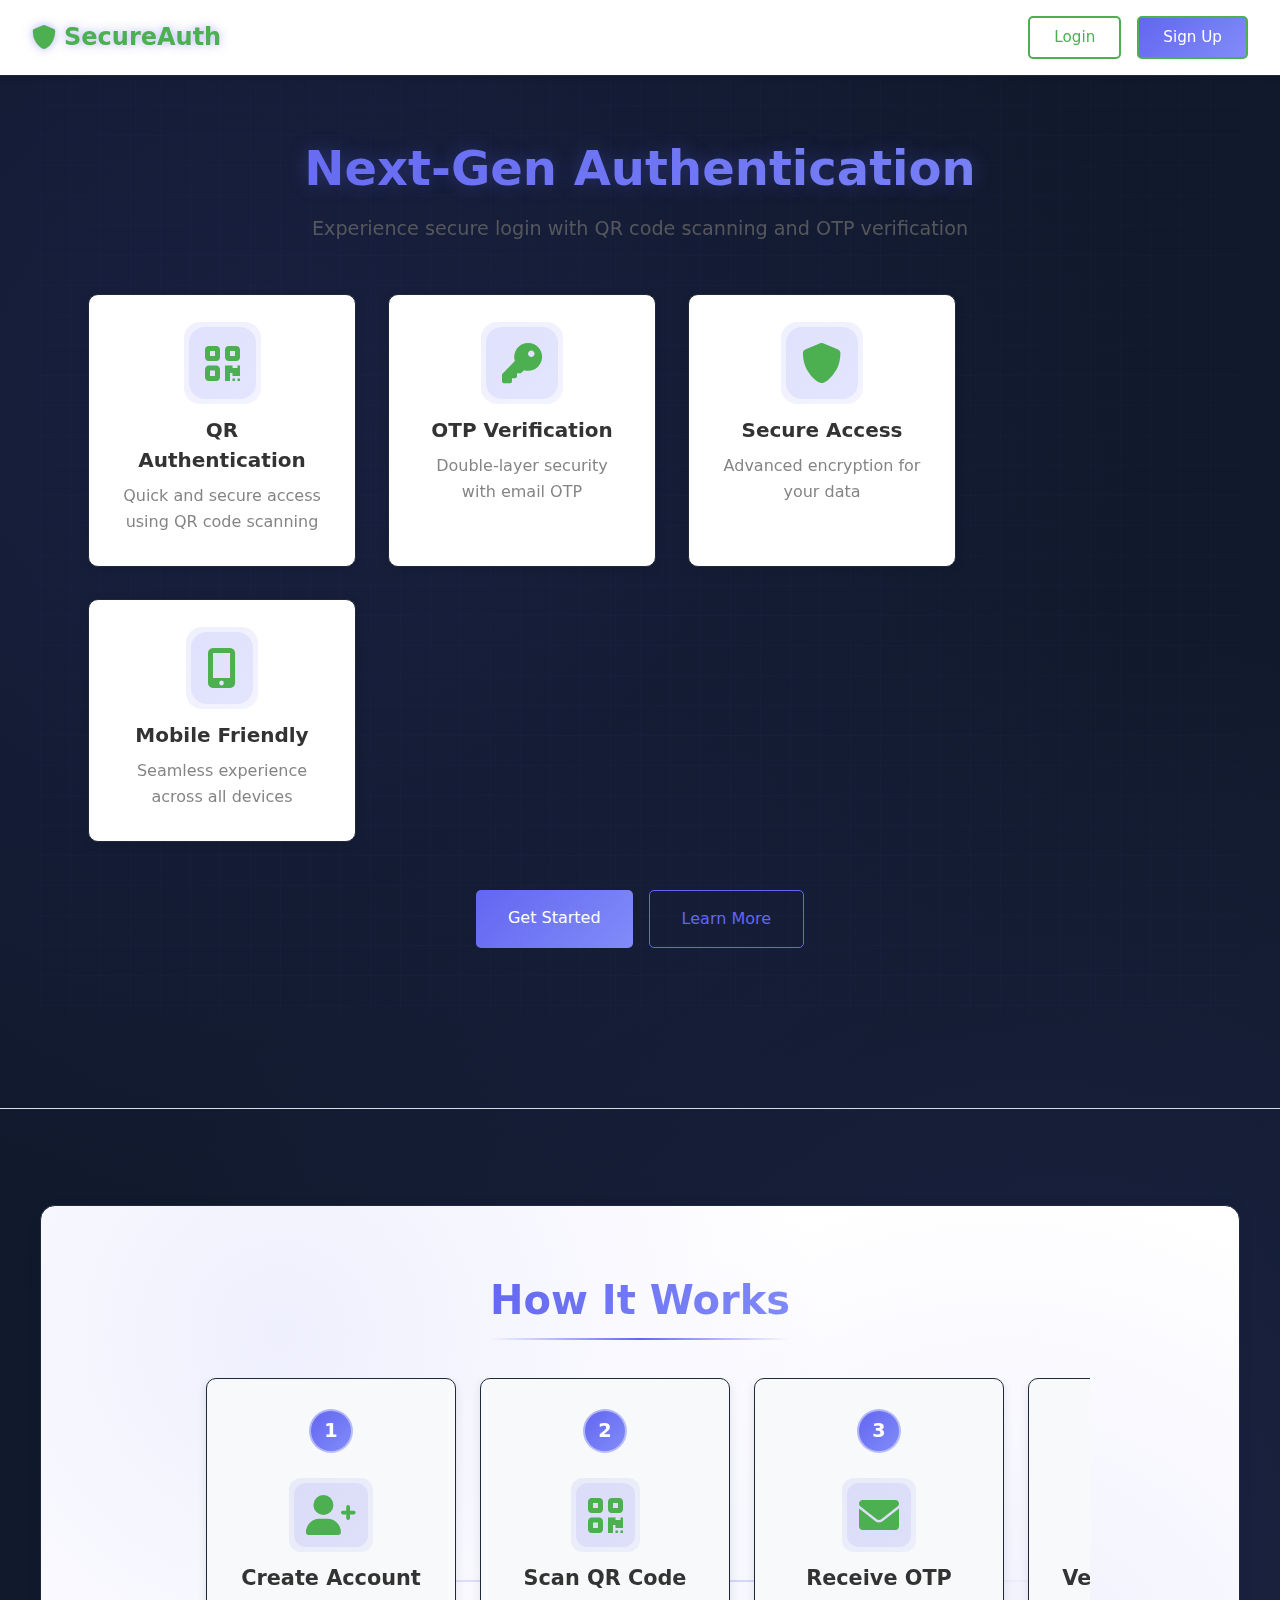
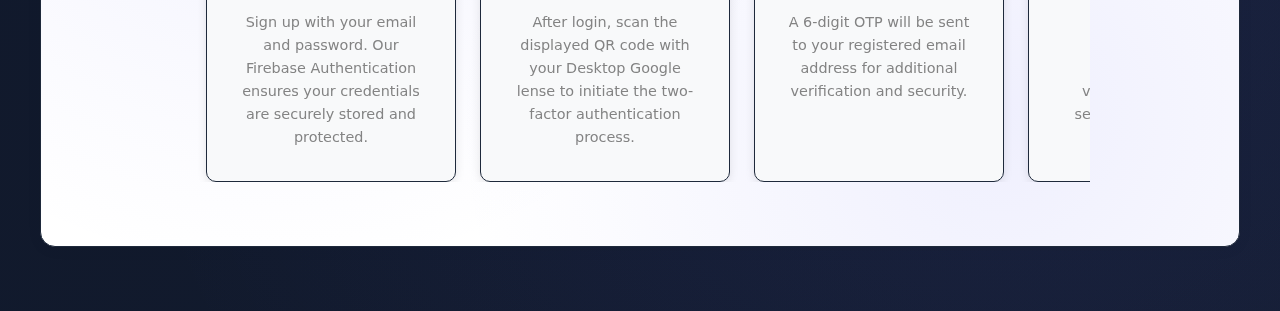
<file: index.html>
<!DOCTYPE html>
<html lang="en">
<head>
    <meta charset="UTF-8">
    <meta name="viewport" content="width=device-width, initial-scale=1.0">
    <title>Secure Authentication System</title>
    <link rel="stylesheet" href="styles.css">
    <link rel="stylesheet" href="https://cdnjs.cloudflare.com/ajax/libs/font-awesome/6.0.0/css/all.min.css">
    <style>
        .home-container {
            min-height: 100vh;
            background-color: #f5f5f5;
        }
        
        .navbar {
            display: flex;
            justify-content: space-between;
            align-items: center;
            padding: 1rem 2rem;
            background-color: white;
            box-shadow: 0 2px 4px rgba(0,0,0,0.1);
        }
        
        .logo {
            display: flex;
            align-items: center;
            gap: 0.5rem;
            font-size: 1.5rem;
            font-weight: bold;
            color: #4CAF50;
        }
        
        .nav-buttons {
            display: flex;
            gap: 1rem;
        }
        
        .nav-btn {
            padding: 0.5rem 1.5rem;
            border-radius: 5px;
            text-decoration: none;
            font-weight: 500;
            transition: all 0.3s ease;
        }
        
        .login-btn {
            background-color: transparent;
            color: #4CAF50;
            border: 2px solid #4CAF50;
        }
        
        .signup-btn {
            background-color: #4CAF50;
            color: white;
            border: 2px solid #4CAF50;
        }
        
        .login-btn:hover {
            background-color: #4CAF50;
            color: white;
        }
        
        .signup-btn:hover {
            background-color: #45a049;
        }
        
        .hero-section {
            padding: 4rem 2rem;
            text-align: center;
            max-width: 1200px;
            margin: 0 auto;
        }
        
        .hero-content h1 {
            font-size: 3rem;
            color: #333;
            margin-bottom: 1rem;
        }
        
        .hero-text {
            font-size: 1.2rem;
            color: #666;
            margin-bottom: 3rem;
        }
        
        .feature-grid {
            display: grid;
            grid-template-columns: repeat(auto-fit, minmax(250px, 1fr));
            gap: 2rem;
            margin: 3rem 0;
        }
        
        .feature-card {
            background-color: white;
            padding: 2rem;
            border-radius: 10px;
            box-shadow: 0 2px 10px rgba(0,0,0,0.1);
            transition: transform 0.3s ease;
        }
        
        .feature-card:hover {
            transform: translateY(-5px);
        }
        
        .feature-card i {
            font-size: 2.5rem;
            color: #4CAF50;
            margin-bottom: 1rem;
        }
        
        .feature-card h3 {
            color: #333;
            margin-bottom: 0.5rem;
        }
        
        .feature-card p {
            color: #666;
        }
        
        .cta-buttons {
            display: flex;
            justify-content: center;
            gap: 1rem;
            margin-top: 3rem;
        }
        
        .cta-btn {
            padding: 1rem 2rem;
            border-radius: 5px;
            text-decoration: none;
            font-weight: 500;
            transition: all 0.3s ease;
        }
        
        .primary {
            background-color: #4CAF50;
            color: white;
        }
        
        .secondary {
            background-color: transparent;
            color: #4CAF50;
            border: 2px solid #4CAF50;
        }
        
        .primary:hover {
            background-color: #45a049;
        }
        
        .secondary:hover {
            background-color: #4CAF50;
            color: white;
        }
        
        @media (max-width: 768px) {
            .hero-content h1 {
                font-size: 2rem;
            }
            
            .feature-grid {
                grid-template-columns: 1fr;
            }
            
            .cta-buttons {
                flex-direction: column;
            }
            
            .cta-btn {
                width: 100%;
                text-align: center;
            }
        }
        
        .section-divider {
            margin: 6rem 0;
            border-top: 1px solid #e0e0e0;
        }

        .how-it-works {
            padding: 4rem 2rem;
            background-color: white;
            border-radius: 15px;
            box-shadow: 0 2px 15px rgba(0,0,0,0.05);
            margin: 4rem auto;
            max-width: 1200px;
        }

        .section-title {
            text-align: center;
            margin-bottom: 3rem;
            color: #333;
            font-size: 2.5rem;
        }

        .steps-container {
            display: flex;
            justify-content: space-between;
            gap: 1.5rem;
            padding: 0 1rem;
            overflow-x: auto;
            /* Smooth scrolling on mobile */
            -webkit-overflow-scrolling: touch;
            /* Hide scrollbar but keep functionality */
            scrollbar-width: none;
            -ms-overflow-style: none;
        }

        .steps-container::-webkit-scrollbar {
            display: none;
        }

        .step-card {
            background-color: #f8f9fa;
            padding: 2rem;
            border-radius: 10px;
            box-shadow: 0 2px 10px rgba(0,0,0,0.1);
            transition: transform 0.3s ease;
            display: flex;
            flex-direction: column;
            align-items: center;
            text-align: center;
            flex: 1;
            min-width: 250px;
            max-width: 300px;
        }

        .step-card:hover {
            transform: translateY(-5px);
        }

        .step-number {
            background-color: #4CAF50;
            color: white;
            width: 40px;
            height: 40px;
            border-radius: 50%;
            display: flex;
            align-items: center;
            justify-content: center;
            font-weight: bold;
            font-size: 1.2rem;
            margin-bottom: 1rem;
        }

        .step-icon {
            font-size: 2.5rem;
            color: #4CAF50;
            margin: 1rem 0;
        }

        .step-title {
            color: #333;
            font-size: 1.3rem;
            margin-bottom: 1rem;
        }

        .step-description {
            color: #666;
            line-height: 1.6;
        }

        @media (max-width: 1200px) {
            .steps-container {
                justify-content: flex-start;
                padding-bottom: 1rem; /* Space for potential scrollbar */
            }
            
            .step-card {
                min-width: 280px;
            }
        }

        @media (max-width: 768px) {
            .how-it-works {
                margin: 2rem 1rem;
                padding: 2rem 1rem;
            }

            .section-title {
                font-size: 2rem;
            }

            .step-card {
                min-width: 260px;
            }
        }
    </style>
</head>
<body>
    <div class="home-container">
        <nav class="navbar">
            <div class="logo">
                <i class="fas fa-shield-alt"></i>
                SecureAuth
            </div>
            <div class="nav-buttons">
                <a href="login.html" class="nav-btn login-btn">Login</a>
                <a href="login.html?form=signup" class="nav-btn signup-btn">Sign Up</a>
            </div>
        </nav>

        <main class="hero-section">
            <div class="hero-content">
                <h1>Next-Gen Authentication</h1>
                <p class="hero-text">Experience secure login with QR code scanning and OTP verification</p>
                <div class="feature-grid">
                    <div class="feature-card">
                        <i class="fas fa-qrcode"></i>
                        <h3>QR Authentication</h3>
                        <p>Quick and secure access using QR code scanning</p>
                    </div>
                    <div class="feature-card">
                        <i class="fas fa-key"></i>
                        <h3>OTP Verification</h3>
                        <p>Double-layer security with email OTP</p>
                    </div>
                    <div class="feature-card">
                        <i class="fas fa-shield-alt"></i>
                        <h3>Secure Access</h3>
                        <p>Advanced encryption for your data</p>
                    </div>
                    <div class="feature-card">
                        <i class="fas fa-mobile-alt"></i>
                        <h3>Mobile Friendly</h3>
                        <p>Seamless experience across all devices</p>
                    </div>
                </div>
                <div class="cta-buttons">
                    <a href="login.html" class="cta-btn primary">Get Started</a>
                    <a href="#how-it-works" class="cta-btn secondary" onclick="scrollToSection('how-it-works')">Learn More</a>
                </div>
            </div>
        </main>

        <div class="section-divider"></div>

        <section id="how-it-works" class="how-it-works">
            <h2 class="section-title">How It Works</h2>
            <div class="steps-container">
                <div class="step-card">
                    <div class="step-number">1</div>
                    <i class="fas fa-user-plus step-icon"></i>
                    <h3 class="step-title">Create Account</h3>
                    <p class="step-description">Sign up with your email and password. Our Firebase Authentication ensures your credentials are securely stored and protected.</p>
                </div>

                <div class="step-card">
                    <div class="step-number">2</div>
                    <i class="fas fa-qrcode step-icon"></i>
                    <h3 class="step-title">Scan QR Code</h3>
                    <p class="step-description">After login, scan the displayed QR code with your Desktop Google lense to initiate the two-factor authentication process.</p>
                </div>

                <div class="step-card">
                    <div class="step-number">3</div>
                    <i class="fas fa-envelope step-icon"></i>
                    <h3 class="step-title">Receive OTP</h3>
                    <p class="step-description">A 6-digit OTP will be sent to your registered email address for additional verification and security.</p>
                </div>

                <div class="step-card">
                    <div class="step-number">4</div>
                    <i class="fas fa-shield-alt step-icon"></i>
                    <h3 class="step-title">Verify & Access</h3>
                    <p class="step-description">Enter the OTP to complete the verification. Once verified, you'll have secure access to your account.</p>
                </div>
            </div>
        </section>
    </div>

    <script>
        function scrollToSection(sectionId) {
            event.preventDefault();
            document.getElementById(sectionId).scrollIntoView({
                behavior: 'smooth'
            });
        }
    </script>
</body>
</html>
</file>
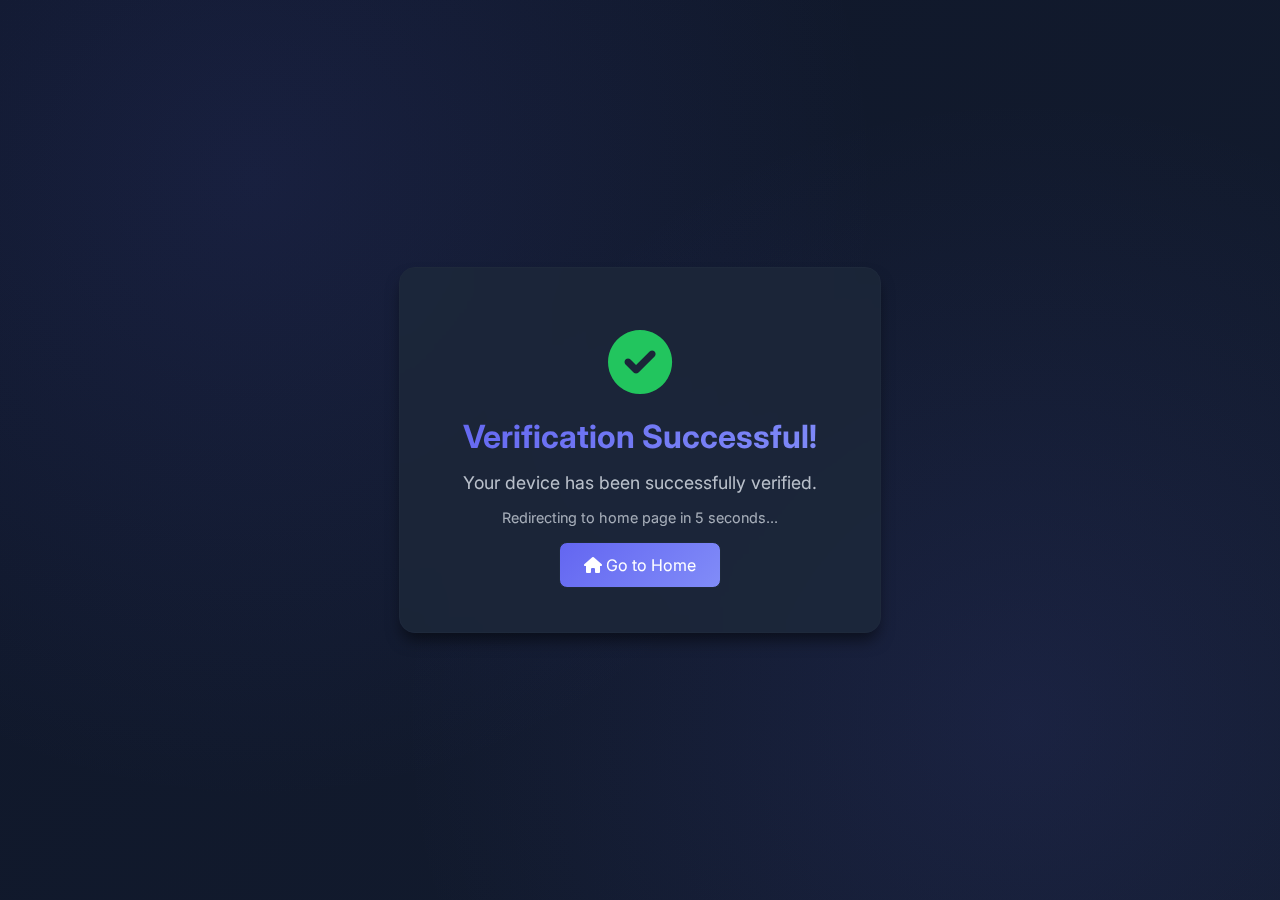
<file: success.html>
<!DOCTYPE html>
<html lang="en">
<head>
    <meta charset="UTF-8">
    <meta name="viewport" content="width=device-width, initial-scale=1.0">
    <title>Verification Success</title>
    <!-- Font Awesome -->
    <link rel="stylesheet" href="https://cdnjs.cloudflare.com/ajax/libs/font-awesome/6.0.0/css/all.min.css">
    <!-- Google Fonts -->
    <link href="https://fonts.googleapis.com/css2?family=Inter:wght@400;500;600;700&display=swap" rel="stylesheet">
    <style>
        :root {
            --primary-color: #6366f1;
            --secondary-color: #818cf8;
            --accent-color: #4f46e5;
            --background-color: #0f172a;
            --text-color: #e2e8f0;
            --error-color: #ef4444;
            --success-color: #22c55e;
            --border-color: #1e293b;
            --card-bg: rgba(30, 41, 59, 0.7);
            --shadow-sm: 0 1px 2px 0 rgb(0 0 0 / 0.3);
            --shadow-md: 0 4px 6px -1px rgb(0 0 0 / 0.4);
            --shadow-lg: 0 10px 15px -3px rgb(0 0 0 / 0.5);
            --glow: 0 0 20px rgba(99, 102, 241, 0.5);
        }

        @keyframes gradientAnimation {
            0% { background-position: 0% 50%; }
            50% { background-position: 100% 50%; }
            100% { background-position: 0% 50%; }
        }

        @keyframes floatParticles {
            0% { transform: translateY(0) translateX(0); }
            25% { transform: translateY(-10px) translateX(10px); }
            50% { transform: translateY(0) translateX(20px); }
            75% { transform: translateY(10px) translateX(10px); }
            100% { transform: translateY(0) translateX(0); }
        }

        @keyframes pulseGlow {
            0% { opacity: 0.3; transform: scale(1); }
            50% { opacity: 0.6; transform: scale(1.1); }
            100% { opacity: 0.3; transform: scale(1); }
        }

        body {
            font-family: 'Inter', sans-serif;
            display: flex;
            flex-direction: column;
            align-items: center;
            justify-content: center;
            min-height: 100vh;
            margin: 0;
            background: linear-gradient(135deg, var(--background-color) 0%, #1e293b 100%);
            background-size: 400% 400%;
            animation: gradientAnimation 15s ease infinite;
            color: var(--text-color);
            position: relative;
            overflow: hidden;
        }

        body::before {
            content: '';
            position: absolute;
            top: 0;
            left: 0;
            right: 0;
            bottom: 0;
            background: 
                radial-gradient(circle at 20% 20%, rgba(99, 102, 241, 0.1) 0%, transparent 50%),
                radial-gradient(circle at 80% 80%, rgba(99, 102, 241, 0.1) 0%, transparent 50%);
            animation: pulse 8s infinite;
            pointer-events: none;
        }

        .container {
            text-align: center;
            padding: 2.5rem;
            background: var(--card-bg);
            border-radius: 1rem;
            box-shadow: var(--shadow-lg);
            width: 90%;
            max-width: 400px;
            animation: slideIn 0.5s ease-out;
            border: 1px solid var(--border-color);
            backdrop-filter: blur(10px);
            position: relative;
            z-index: 1;
        }

        @keyframes slideIn {
            from { 
                opacity: 0; 
                transform: translateY(-20px); 
            }
            to { 
                opacity: 1; 
                transform: translateY(0); 
            }
        }

        .success-icon {
            color: var(--success-color);
            font-size: 4rem;
            margin: 1rem 0;
            animation: float 3s ease-in-out infinite;
        }

        @keyframes float {
            0% { transform: translateY(0px); }
            50% { transform: translateY(-10px); }
            100% { transform: translateY(0px); }
        }

        h1 {
            background: linear-gradient(135deg, var(--primary-color), var(--secondary-color));
            -webkit-background-clip: text;
            -webkit-text-fill-color: transparent;
            margin: 1rem 0;
            font-size: 2rem;
            font-weight: 700;
        }

        p {
            color: var(--text-color);
            margin: 1rem 0;
            font-size: 1.1rem;
            opacity: 0.8;
        }

        .redirect-message {
            color: var(--text-color);
            font-size: 0.9rem;
            margin-top: 1rem;
            opacity: 0.7;
        }

        .home-btn {
            display: inline-block;
            background: linear-gradient(135deg, var(--primary-color), var(--secondary-color));
            color: white;
            padding: 12px 24px;
            text-decoration: none;
            border-radius: 0.5rem;
            margin-top: 1rem;
            transition: all 0.3s ease;
            border: 1px solid var(--border-color);
            position: relative;
            overflow: hidden;
        }

        .home-btn:hover {
            transform: translateY(-2px);
            box-shadow: var(--glow);
        }

        .home-btn:active {
            transform: scale(0.98);
        }

        @media (max-width: 480px) {
            .container {
                padding: 2rem;
                width: 95%;
            }
            .success-icon {
                font-size: 3rem;
            }
            h1 {
                font-size: 1.75rem;
            }
            p {
                font-size: 1rem;
            }
        }
    </style>
</head>
<body>
    <div class="container">
        <div class="success-icon">
            <i class="fas fa-check-circle"></i>
        </div>
        <h1>Verification Successful!</h1>
        <p>Your device has been successfully verified.</p>
        <div class="redirect-message">
            Redirecting to home page in <span id="countdown">5</span> seconds...
        </div>
        <a href="index.html" class="home-btn">
            <i class="fas fa-home"></i> Go to Home
        </a>
    </div>

    <script>
        // Countdown timer
        let secondsLeft = 5;
        const countdownElement = document.getElementById('countdown');
        
        const countdown = setInterval(() => {
            secondsLeft--;
            countdownElement.textContent = secondsLeft;
            
            if (secondsLeft <= 0) {
                clearInterval(countdown);
                window.location.href = 'index.html';
            }
        }, 1000);

        // Redirect immediately if countdown fails
        setTimeout(() => {
            if (secondsLeft > 0) {
                window.location.href = 'index.html';
            }
        }, 6000);
    </script>
</body>
</html>
</file>
<file: styles.css>
:root {
    --primary-color: #6366f1;
    --secondary-color: #818cf8;
    --accent-color: #4f46e5;
    --background-color: #0f172a;
    --text-color: #e2e8f0;
    --error-color: #ef4444;
    --success-color: #22c55e;
    --border-color: #1e293b;
    --card-bg: rgba(30, 41, 59, 0.7);
    --gradient-start: #6366f1;
    --gradient-end: #818cf8;
    --shadow-sm: 0 1px 2px 0 rgb(0 0 0 / 0.3);
    --shadow-md: 0 4px 6px -1px rgb(0 0 0 / 0.4);
    --shadow-lg: 0 10px 15px -3px rgb(0 0 0 / 0.5);
    --glow: 0 0 20px rgba(99, 102, 241, 0.5);
    --neon-glow: 0 0 10px rgba(99, 102, 241, 0.3),
                 0 0 20px rgba(99, 102, 241, 0.2),
                 0 0 30px rgba(99, 102, 241, 0.1);
}

* {
    margin: 0;
    padding: 0;
    box-sizing: border-box;
    font-family: 'Inter', system-ui, -apple-system, sans-serif;
}

body {
    background: var(--background-color);
    min-height: 100vh;
    display: flex;
    align-items: center;
    justify-content: center;
    color: var(--text-color);
    line-height: 1.5;
}

/* Animations */
@keyframes float {
    0% { transform: translateY(0px); }
    50% { transform: translateY(-10px); }
    100% { transform: translateY(0px); }
}

@keyframes pulse {
    0% { transform: scale(1); }
    50% { transform: scale(1.05); }
    100% { transform: scale(1); }
}

@keyframes glow {
    0% { box-shadow: 0 0 5px rgba(99, 102, 241, 0.2); }
    50% { box-shadow: 0 0 20px rgba(99, 102, 241, 0.4); }
    100% { box-shadow: 0 0 5px rgba(99, 102, 241, 0.2); }
}

@keyframes slideIn {
    from { 
        opacity: 0; 
        transform: translateY(20px); 
    }
    to { 
        opacity: 1; 
        transform: translateY(0); 
    }
}

@keyframes fadeIn {
    from { opacity: 0; }
    to { opacity: 1; }
}

@keyframes neonPulse {
    0% { box-shadow: var(--neon-glow); }
    50% { box-shadow: 0 0 20px rgba(99, 102, 241, 0.5),
                      0 0 40px rgba(99, 102, 241, 0.3),
                      0 0 60px rgba(99, 102, 241, 0.2); }
    100% { box-shadow: var(--neon-glow); }
}

/* Animated Background */
@keyframes gradientAnimation {
    0% {
        background-position: 0% 50%;
    }
    50% {
        background-position: 100% 50%;
    }
    100% {
        background-position: 0% 50%;
    }
}

@keyframes floatParticles {
    0% {
        transform: translateY(0) translateX(0);
    }
    25% {
        transform: translateY(-10px) translateX(10px);
    }
    50% {
        transform: translateY(0) translateX(20px);
    }
    75% {
        transform: translateY(10px) translateX(10px);
    }
    100% {
        transform: translateY(0) translateX(0);
    }
}

@keyframes pulseGlow {
    0% {
        opacity: 0.3;
        transform: scale(1);
    }
    50% {
        opacity: 0.6;
        transform: scale(1.1);
    }
    100% {
        opacity: 0.3;
        transform: scale(1);
    }
}

/* Animated Background Image */
@keyframes backgroundFloat {
    0% {
        background-position: 0% 0%;
    }
    50% {
        background-position: 100% 100%;
    }
    100% {
        background-position: 0% 0%;
    }
}

@keyframes backgroundPulse {
    0% {
        opacity: 0.3;
    }
    50% {
        opacity: 0.5;
    }
    100% {
        opacity: 0.3;
    }
}

/* Common Styles */
.container {
    background: var(--card-bg);
    padding: 2.5rem;
    border-radius: 1rem;
    box-shadow: var(--shadow-lg);
    width: 100%;
    max-width: 420px;
    margin: 1.5rem;
    border: 1px solid var(--border-color);
    backdrop-filter: blur(10px);
    animation: slideIn 0.5s ease-out;
}

.form-section {
    transition: all 0.3s ease;
}

.form-section.hidden {
    display: none;
}

h2 {
    color: var(--text-color);
    text-align: center;
    margin-bottom: 2rem;
    font-size: 1.75rem;
    font-weight: 600;
    background: linear-gradient(135deg, var(--primary-color), var(--secondary-color));
    -webkit-background-clip: text;
    -webkit-text-fill-color: transparent;
}

h2 i {
    margin-right: 0.75rem;
    color: var(--primary-color);
}

.input-group {
    position: relative;
    margin-bottom: 1.75rem;
}

.input-group i {
    position: absolute;
    left: 1rem;
    top: 50%;
    transform: translateY(-50%);
    color: var(--primary-color);
    font-size: 1.1rem;
}

input {
    width: 100%;
    padding: 0.875rem 1rem 0.875rem 2.75rem;
    border: 1px solid var(--border-color);
    border-radius: 0.5rem;
    font-size: 0.95rem;
    transition: all 0.3s ease;
    background-color: rgba(30, 41, 59, 0.5);
    color: var(--text-color);
}

input:focus {
    outline: none;
    border-color: var(--primary-color);
    background-color: rgba(30, 41, 59, 0.8);
    box-shadow: 0 0 0 3px rgba(99, 102, 241, 0.2);
}

.btn {
    width: 100%;
    padding: 0.875rem;
    background: linear-gradient(135deg, var(--primary-color), var(--secondary-color));
    color: white;
    border: none;
    border-radius: 0.5rem;
    font-size: 0.95rem;
    font-weight: 500;
    cursor: pointer;
    transition: all 0.3s ease;
    position: relative;
    overflow: hidden;
}

.btn::before {
    content: '';
    position: absolute;
    top: 0;
    left: -100%;
    width: 100%;
    height: 100%;
    background: linear-gradient(90deg, transparent, rgba(255, 255, 255, 0.2), transparent);
    transition: 0.5s;
}

.btn:hover::before {
    left: 100%;
}

.btn:hover {
    transform: translateY(-2px);
    box-shadow: var(--glow);
}

.switch-form {
    text-align: center;
    margin-top: 1.5rem;
    font-size: 0.95rem;
}

.switch-form a {
    color: var(--primary-color);
    text-decoration: none;
    font-weight: 500;
    transition: color 0.3s ease;
}

.switch-form a:hover {
    color: var(--secondary-color);
    text-decoration: none;
}

/* QR Section */
#qr-section {
    text-align: center;
    padding: 2rem;
}

#qrcode {
    margin: 2rem auto;
    padding: 1.5rem;
    background: var(--card-bg);
    border-radius: 1rem;
    box-shadow: var(--shadow-md);
    display: inline-block;
    border: 1px solid var(--border-color);
    animation: neonPulse 2s infinite;
}

#qr-section p {
    color: var(--text-color);
    margin-top: 1.5rem;
    font-size: 0.95rem;
    line-height: 1.6;
}

/* OTP Input */
#otpInput {
    letter-spacing: 0.5rem;
    text-align: center;
    font-size: 1.5rem;
    font-weight: 600;
    padding: 1rem;
    background: rgba(30, 41, 59, 0.5);
    border: 1px solid var(--border-color);
    border-radius: 0.5rem;
    transition: all 0.3s ease;
    color: var(--text-color);
}

#otpInput:focus {
    background: rgba(30, 41, 59, 0.8);
    border-color: var(--primary-color);
    box-shadow: 0 0 0 3px rgba(99, 102, 241, 0.2);
}

/* Home Page Styles */
.home-container {
    width: 100%;
    min-height: 100vh;
    background: linear-gradient(135deg, #0f172a 0%, #1e293b 100%);
    background-size: 400% 400%;
    animation: gradientAnimation 15s ease infinite;
    padding: 0;
    position: relative;
    overflow: hidden;
}

.home-container::before {
    content: '';
    position: absolute;
    top: 0;
    left: 0;
    right: 0;
    bottom: 0;
    background: 
        radial-gradient(circle at 20% 20%, rgba(99, 102, 241, 0.1) 0%, transparent 50%),
        radial-gradient(circle at 80% 80%, rgba(99, 102, 241, 0.1) 0%, transparent 50%);
    animation: pulse 8s infinite;
    pointer-events: none;
    z-index: 1;
}

/* Add animated background image */
.home-container::after {
    content: '';
    position: absolute;
    top: 0;
    left: 0;
    right: 0;
    bottom: 0;
    background-image: url('https://images.unsplash.com/photo-1639322537228-f710d846310a?ixlib=rb-4.0.3&ixid=M3wxMjA3fDB8MHxwaG90by1wYWdlfHx8fGVufDB8fHx8fA%3D%3D&auto=format&fit=crop&w=2070&q=80');
    background-size: cover;
    background-position: center;
    opacity: 0.15;
    animation: backgroundFloat 30s ease-in-out infinite;
    z-index: 0;
}

/* Add circuit pattern overlay */
.hero-section::before {
    content: '';
    position: absolute;
    top: 0;
    left: 0;
    right: 0;
    bottom: 0;
    background-image: 
        linear-gradient(90deg, rgba(99, 102, 241, 0.1) 1px, transparent 1px),
        linear-gradient(0deg, rgba(99, 102, 241, 0.1) 1px, transparent 1px);
    background-size: 30px 30px;
    opacity: 0.3;
    animation: backgroundPulse 8s ease-in-out infinite;
    z-index: 0;
}

/* Ensure content is above background */
.hero-content {
    position: relative;
    z-index: 2;
}

.feature-grid {
    position: relative;
    z-index: 2;
}

.how-it-works {
    position: relative;
    z-index: 2;
}

/* Add subtle animation to feature cards */
.feature-card {
    transition: all 0.4s cubic-bezier(0.4, 0, 0.2, 1);
    position: relative;
    z-index: 2;
    backdrop-filter: blur(10px);
}

.feature-card::after {
    content: '';
    position: absolute;
    top: -5px;
    left: -5px;
    right: -5px;
    bottom: -5px;
    background: linear-gradient(135deg, 
        rgba(99, 102, 241, 0.1) 0%, 
        transparent 100%);
    border-radius: 1rem;
    z-index: -1;
    opacity: 0;
    transition: opacity 0.3s ease;
}

.feature-card:hover::after {
    opacity: 1;
}

/* Add subtle animation to step cards */
.step-card {
    transition: all 0.4s cubic-bezier(0.4, 0, 0.2, 1);
    position: relative;
    z-index: 2;
    backdrop-filter: blur(10px);
}

.step-card::after {
    content: '';
    position: absolute;
    top: -5px;
    left: -5px;
    right: -5px;
    bottom: -5px;
    background: linear-gradient(135deg, 
        rgba(99, 102, 241, 0.1) 0%, 
        transparent 100%);
    border-radius: 1rem;
    z-index: -1;
    opacity: 0;
    transition: opacity 0.3s ease;
}

.step-card:hover::after {
    opacity: 1;
}

/* Add floating particles */
@keyframes floatParticle {
    0% {
        transform: translateY(0) translateX(0);
    }
    25% {
        transform: translateY(-10px) translateX(10px);
    }
    50% {
        transform: translateY(0) translateX(20px);
    }
    75% {
        transform: translateY(10px) translateX(10px);
    }
    100% {
        transform: translateY(0) translateX(0);
    }
}

.home-container .particles {
    position: absolute;
    top: 0;
    left: 0;
    width: 100%;
    height: 100%;
    overflow: hidden;
    z-index: 1;
}

.home-container .particle {
    position: absolute;
    width: 5px;
    height: 5px;
    background: rgba(99, 102, 241, 0.5);
    border-radius: 50%;
    animation: floatParticle 15s infinite;
}

.home-container .particle:nth-child(1) {
    top: 10%;
    left: 10%;
    animation-delay: 0s;
}

.home-container .particle:nth-child(2) {
    top: 20%;
    left: 80%;
    animation-delay: 2s;
}

.home-container .particle:nth-child(3) {
    top: 80%;
    left: 20%;
    animation-delay: 4s;
}

.home-container .particle:nth-child(4) {
    top: 30%;
    left: 50%;
    animation-delay: 6s;
}

.home-container .particle:nth-child(5) {
    top: 70%;
    left: 70%;
    animation-delay: 8s;
}

.home-container .particle:nth-child(6) {
    top: 50%;
    left: 30%;
    animation-delay: 10s;
}

.home-container .particle:nth-child(7) {
    top: 40%;
    left: 60%;
    animation-delay: 12s;
}

.home-container .particle:nth-child(8) {
    top: 60%;
    left: 40%;
    animation-delay: 14s;
}

.navbar {
    display: flex;
    justify-content: space-between;
    align-items: center;
    padding: 1.25rem 5%;
    background: rgba(15, 23, 42, 0.95);
    backdrop-filter: blur(10px);
    box-shadow: var(--shadow-sm);
    position: sticky;
    top: 0;
    z-index: 1000;
    animation: slideIn 0.5s ease-out;
    border-bottom: 1px solid var(--border-color);
}

.logo {
    font-size: 1.5rem;
    font-weight: bold;
    color: var(--primary-color);
    display: flex;
    align-items: center;
    gap: 0.5rem;
    transition: all 0.3s ease;
    text-shadow: 0 0 10px rgba(99, 102, 241, 0.5);
}

.logo:hover {
    transform: scale(1.05);
    color: var(--secondary-color);
}

.nav-buttons {
    display: flex;
    gap: 1rem;
}

.nav-btn {
    padding: 0.625rem 1.5rem;
    border-radius: 0.5rem;
    text-decoration: none;
    font-weight: 500;
    transition: all 0.3s ease;
    font-size: 0.95rem;
    position: relative;
    overflow: hidden;
}

.nav-btn::before {
    content: '';
    position: absolute;
    top: 0;
    left: -100%;
    width: 100%;
    height: 100%;
    background: linear-gradient(90deg, transparent, rgba(255, 255, 255, 0.2), transparent);
    transition: 0.5s;
}

.nav-btn:hover::before {
    left: 100%;
}

.login-btn {
    color: var(--primary-color);
    border: 1.5px solid var(--primary-color);
    background: transparent;
}

.login-btn:hover {
    background: var(--primary-color);
    color: white;
    transform: translateY(-2px);
    box-shadow: var(--glow);
}

.signup-btn {
    background: linear-gradient(135deg, var(--primary-color), var(--secondary-color));
    color: white;
    border: none;
}

.signup-btn:hover {
    transform: translateY(-2px);
    box-shadow: var(--glow);
}

.hero-section {
    padding: 5rem 5%;
    text-align: center;
    position: relative;
    animation: fadeIn 1s ease-out;
}

.hero-content h1 {
    font-size: 3.5rem;
    color: var(--text-color);
    margin-bottom: 1.5rem;
    font-weight: 700;
    line-height: 1.2;
    background: linear-gradient(135deg, var(--primary-color), var(--secondary-color));
    -webkit-background-clip: text;
    -webkit-text-fill-color: transparent;
    animation: slideIn 0.8s ease-out;
    text-shadow: 0 0 20px rgba(99, 102, 241, 0.3);
}

.hero-text {
    font-size: 1.25rem;
    color: var(--text-color);
    margin-bottom: 3.5rem;
    max-width: 800px;
    margin-left: auto;
    margin-right: auto;
    line-height: 1.7;
    animation: slideIn 1s ease-out;
    opacity: 0.8;
}

.feature-grid {
    display: grid;
    grid-template-columns: repeat(2, 1fr);
    gap: 2rem;
    margin: 3rem auto;
    padding: 0 1rem;
    max-width: 900px;
}

.feature-card {
    background: var(--card-bg);
    padding: 2rem;
    border-radius: 1rem;
    box-shadow: var(--shadow-md);
    transition: all 0.3s ease;
    border: 1px solid var(--border-color);
    backdrop-filter: blur(10px);
    animation: slideIn 0.8s ease-out;
    display: flex;
    flex-direction: column;
    align-items: center;
    text-align: center;
    position: relative;
    overflow: hidden;
}

.feature-card::before {
    content: '';
    position: absolute;
    top: 0;
    left: 0;
    right: 0;
    bottom: 0;
    background: linear-gradient(135deg, 
        rgba(99, 102, 241, 0.1) 0%, 
        transparent 100%);
    opacity: 0;
    transition: opacity 0.3s ease;
}

.feature-card:hover {
    transform: translateY(-8px);
    box-shadow: var(--shadow-lg), var(--glow);
    border-color: var(--primary-color);
}

.feature-card:hover::before {
    opacity: 1;
}

.feature-card i {
    font-size: 2.25rem;
    color: var(--primary-color);
    margin-bottom: 1.25rem;
    background: rgba(99, 102, 241, 0.1);
    padding: 1rem;
    border-radius: 1rem;
    animation: float 3s ease-in-out infinite;
    position: relative;
}

.feature-card i::after {
    content: '';
    position: absolute;
    top: -5px;
    left: -5px;
    right: -5px;
    bottom: -5px;
    border-radius: 1rem;
    background: linear-gradient(135deg, var(--primary-color), var(--secondary-color));
    z-index: -1;
    opacity: 0.1;
    animation: pulse 2s infinite;
}

.feature-card h3 {
    font-size: 1.25rem;
    margin-bottom: 1rem;
    color: var(--text-color);
    font-weight: 600;
    position: relative;
    display: inline-block;
}

.feature-card h3::after {
    content: '';
    position: absolute;
    bottom: -5px;
    left: 0;
    width: 100%;
    height: 2px;
    background: linear-gradient(90deg, 
        transparent 0%, 
        var(--primary-color) 50%, 
        transparent 100%);
    transform: scaleX(0);
    transition: transform 0.3s ease;
}

.feature-card:hover h3::after {
    transform: scaleX(1);
}

.feature-card p {
    color: var(--text-color);
    line-height: 1.6;
    opacity: 0.8;
    transition: opacity 0.3s ease;
}

.feature-card:hover p {
    opacity: 1;
}

.cta-buttons {
    display: flex;
    gap: 1.5rem;
    justify-content: center;
    margin-top: 3rem;
    animation: slideIn 1.2s ease-out;
}

.cta-btn {
    padding: 1rem 2rem;
    border-radius: 0.5rem;
    font-weight: 500;
    font-size: 1rem;
    transition: all 0.3s ease;
    text-decoration: none;
    position: relative;
    overflow: hidden;
}

.cta-btn::before {
    content: '';
    position: absolute;
    top: 0;
    left: -100%;
    width: 100%;
    height: 100%;
    background: linear-gradient(90deg, transparent, rgba(255, 255, 255, 0.2), transparent);
    transition: 0.5s;
}

.cta-btn:hover::before {
    left: 100%;
}

.cta-btn.primary {
    background: linear-gradient(135deg, var(--primary-color), var(--secondary-color));
    color: white;
    border: none;
}

.cta-btn.primary:hover {
    transform: translateY(-3px);
    box-shadow: var(--glow);
}

.cta-btn.secondary {
    background: transparent;
    color: var(--primary-color);
    border: 1.5px solid var(--primary-color);
}

.cta-btn.secondary:hover {
    background: var(--primary-color);
    color: white;
    transform: translateY(-3px);
    box-shadow: var(--glow);
}

/* How It Works Section */
.section-divider {
    margin: 4rem 0;
    border-top: 1px solid var(--border-color);
    position: relative;
    overflow: hidden;
}

.section-divider::before {
    content: '';
    position: absolute;
    top: -1px;
    left: 0;
    width: 100%;
    height: 2px;
    background: linear-gradient(90deg, 
        transparent 0%, 
        var(--primary-color) 50%, 
        transparent 100%);
    animation: shimmer 2s infinite;
}

.how-it-works {
    padding: 3rem 1.5rem;
    background: var(--card-bg);
    border-radius: 1.5rem;
    box-shadow: var(--shadow-md);
    margin: 3rem auto;
    max-width: 1000px;
    backdrop-filter: blur(10px);
    animation: fadeIn 1s ease-out;
    border: 1px solid var(--border-color);
    position: relative;
    overflow: hidden;
}

.how-it-works::before {
    content: '';
    position: absolute;
    top: 0;
    left: 0;
    right: 0;
    bottom: 0;
    background: 
        radial-gradient(circle at 20% 20%, rgba(99, 102, 241, 0.1) 0%, transparent 50%),
        radial-gradient(circle at 80% 80%, rgba(99, 102, 241, 0.1) 0%, transparent 50%);
    animation: pulse 8s infinite;
    pointer-events: none;
}

.section-title {
    text-align: center;
    margin-bottom: 2.5rem;
    color: var(--text-color);
    font-size: 2.25rem;
    font-weight: 700;
    background: linear-gradient(135deg, var(--primary-color), var(--secondary-color));
    -webkit-background-clip: text;
    -webkit-text-fill-color: transparent;
    position: relative;
    display: inline-block;
    left: 50%;
    transform: translateX(-50%);
}

.section-title::after {
    content: '';
    position: absolute;
    bottom: -10px;
    left: 0;
    width: 100%;
    height: 2px;
    background: linear-gradient(90deg, 
        transparent 0%, 
        var(--primary-color) 50%, 
        transparent 100%);
    animation: shimmer 2s infinite;
}

.steps-container {
    display: flex;
    justify-content: space-between;
    gap: 1.5rem;
    padding: 0 1rem;
    position: relative;
    max-width: 900px;
    margin: 0 auto;
}

.steps-container::before {
    content: '';
    position: absolute;
    top: 50%;
    left: 0;
    right: 0;
    height: 2px;
    background: linear-gradient(90deg, 
        transparent 0%, 
        var(--primary-color) 50%, 
        transparent 100%);
    opacity: 0.3;
    animation: shimmer 3s infinite;
    z-index: 1;
}

.step-card {
    background: var(--card-bg);
    padding: 1.75rem;
    border-radius: 1rem;
    box-shadow: var(--shadow-sm);
    transition: all 0.4s cubic-bezier(0.4, 0, 0.2, 1);
    display: flex;
    flex-direction: column;
    align-items: center;
    text-align: center;
    flex: 1;
    min-width: 200px;
    max-width: 220px;
    border: 1px solid var(--border-color);
    backdrop-filter: blur(10px);
    position: relative;
    overflow: hidden;
    animation: slideIn 0.8s ease-out;
    z-index: 2;
}

.step-card::before {
    content: '';
    position: absolute;
    top: 0;
    left: 0;
    right: 0;
    bottom: 0;
    background: linear-gradient(135deg, 
        rgba(99, 102, 241, 0.1) 0%, 
        transparent 100%);
    opacity: 0;
    transition: opacity 0.3s ease;
}

.step-card:hover {
    transform: translateY(-8px) scale(1.02);
    box-shadow: var(--shadow-lg), var(--glow);
    border-color: var(--primary-color);
}

.step-card:hover::before {
    opacity: 1;
}

.step-number {
    background: linear-gradient(135deg, var(--primary-color), var(--secondary-color));
    color: white;
    width: 2rem;
    height: 2rem;
    border-radius: 50%;
    display: flex;
    align-items: center;
    justify-content: center;
    font-weight: 600;
    font-size: 0.9rem;
    margin-bottom: 1rem;
    position: relative;
    animation: pulse 2s infinite;
}

.step-number::after {
    content: '';
    position: absolute;
    top: -2px;
    left: -2px;
    right: -2px;
    bottom: -2px;
    border-radius: 50%;
    background: linear-gradient(135deg, var(--primary-color), var(--secondary-color));
    z-index: -1;
    animation: pulse 2s infinite;
    opacity: 0.5;
}

.step-icon {
    font-size: 1.75rem;
    color: var(--primary-color);
    margin: 0.75rem 0;
    background: rgba(99, 102, 241, 0.1);
    padding: 0.75rem;
    border-radius: 0.75rem;
    animation: float 3s ease-in-out infinite;
    position: relative;
}

.step-icon::after {
    content: '';
    position: absolute;
    top: -5px;
    left: -5px;
    right: -5px;
    bottom: -5px;
    border-radius: 0.75rem;
    background: linear-gradient(135deg, var(--primary-color), var(--secondary-color));
    z-index: -1;
    opacity: 0.1;
    animation: pulse 2s infinite;
}

.step-title {
    color: var(--text-color);
    font-size: 1.1rem;
    margin-bottom: 0.75rem;
    font-weight: 600;
    position: relative;
    display: inline-block;
}

.step-title::after {
    content: '';
    position: absolute;
    bottom: -5px;
    left: 0;
    width: 100%;
    height: 2px;
    background: linear-gradient(90deg, 
        transparent 0%, 
        var(--primary-color) 50%, 
        transparent 100%);
    transform: scaleX(0);
    transition: transform 0.3s ease;
}

.step-card:hover .step-title::after {
    transform: scaleX(1);
}

.step-description {
    color: var(--text-color);
    line-height: 1.5;
    opacity: 0.8;
    transition: opacity 0.3s ease;
    font-size: 0.9rem;
}

.step-card:hover .step-description {
    opacity: 1;
}

@media (max-width: 900px) {
    .steps-container {
        flex-direction: column;
        align-items: center;
        gap: 2rem;
    }
    
    .steps-container::before {
        width: 2px;
        height: 100%;
        left: 50%;
        top: 0;
        transform: translateX(-50%);
    }
    
    .step-card {
        min-width: 100%;
        max-width: 100%;
    }
}

@media (max-width: 768px) {
    .hero-content h1 {
        font-size: 2.5rem;
    }
    
    .feature-grid {
        grid-template-columns: 1fr;
        gap: 1.5rem;
        padding: 0 1rem;
    }
    
    .cta-buttons {
        flex-direction: column;
        gap: 1rem;
    }
    
    .cta-btn {
        width: 100%;
        text-align: center;
    }
    
    .how-it-works {
        margin: 2rem 1rem;
        padding: 2rem 1rem;
    }

    .section-title {
        font-size: 2rem;
    }

    .step-card {
        padding: 1.5rem;
    }
    
    .container {
        margin: 1rem;
        padding: 2rem;
    }
    
    .navbar {
        padding: 1rem 5%;
    }
    
    .nav-buttons {
        gap: 0.75rem;
    }
    
    .nav-btn {
        padding: 0.5rem 1rem;
        font-size: 0.9rem;
    }
}
</file>
